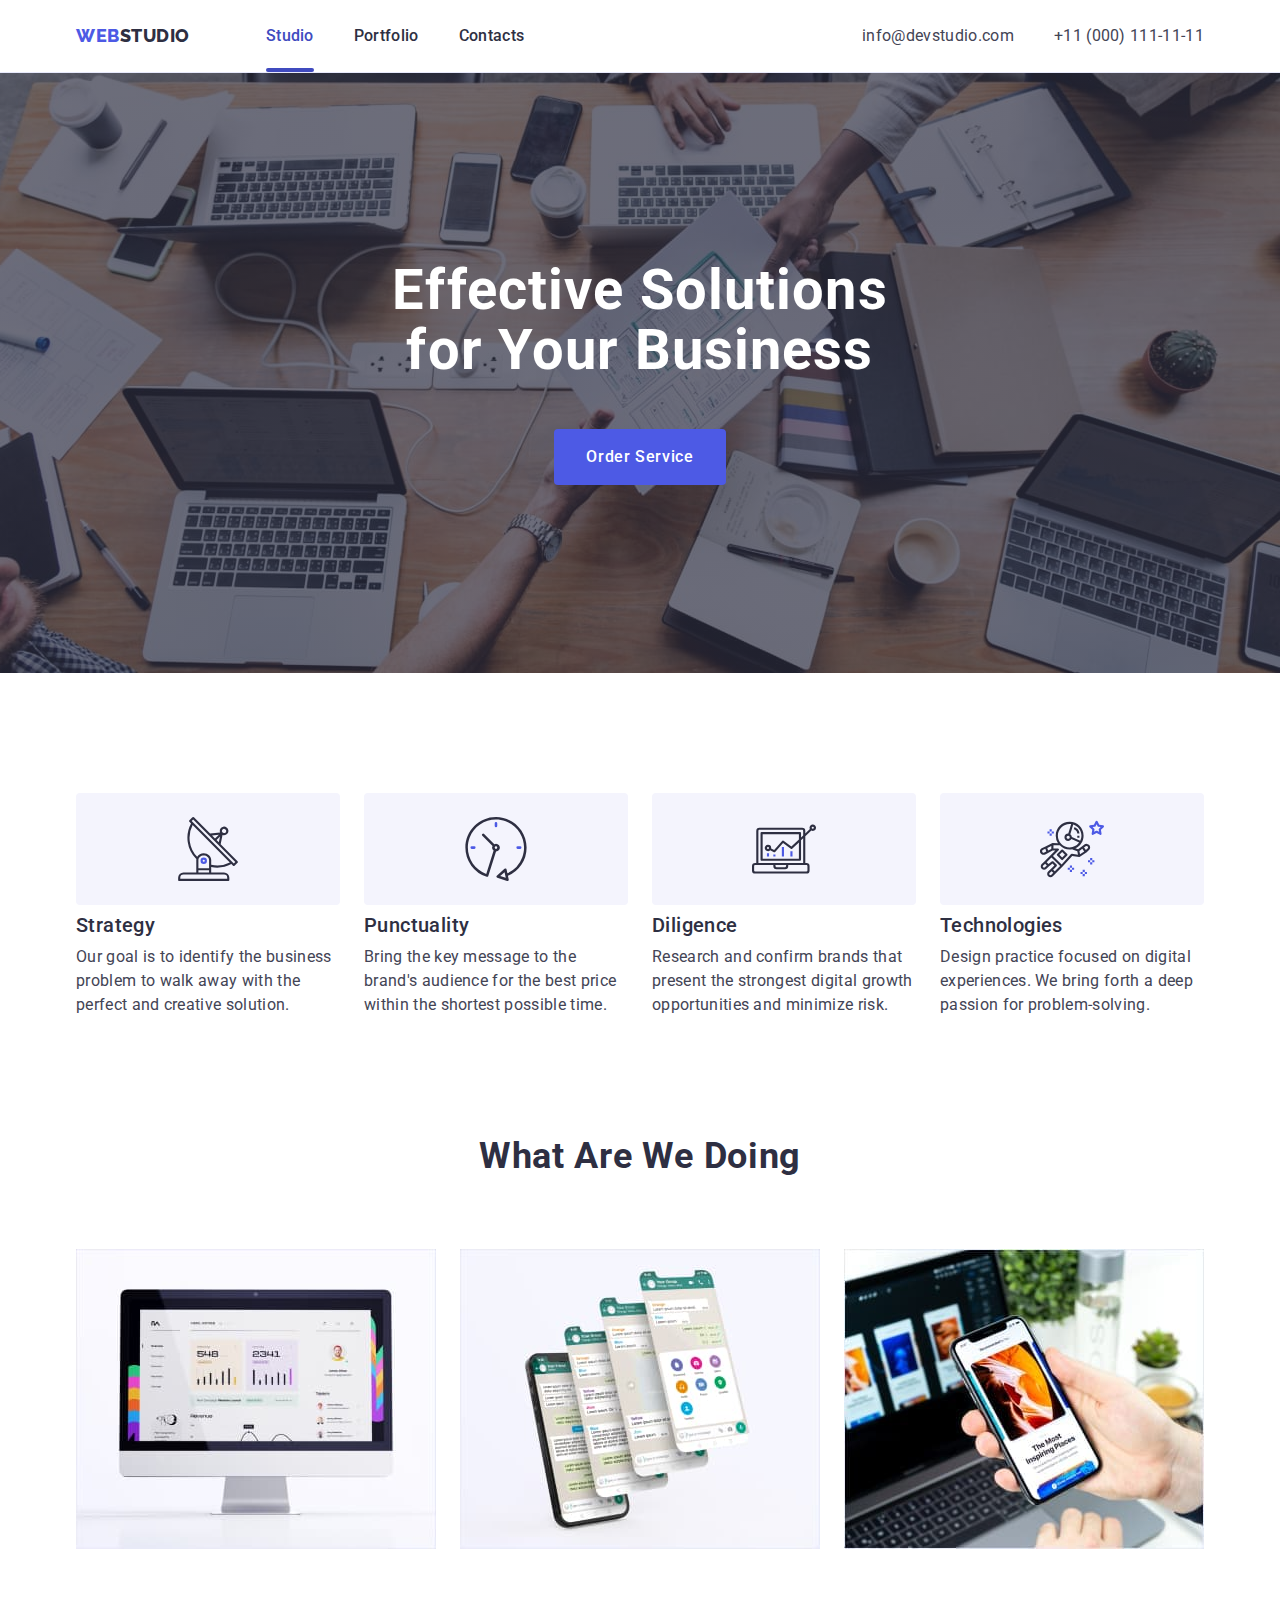
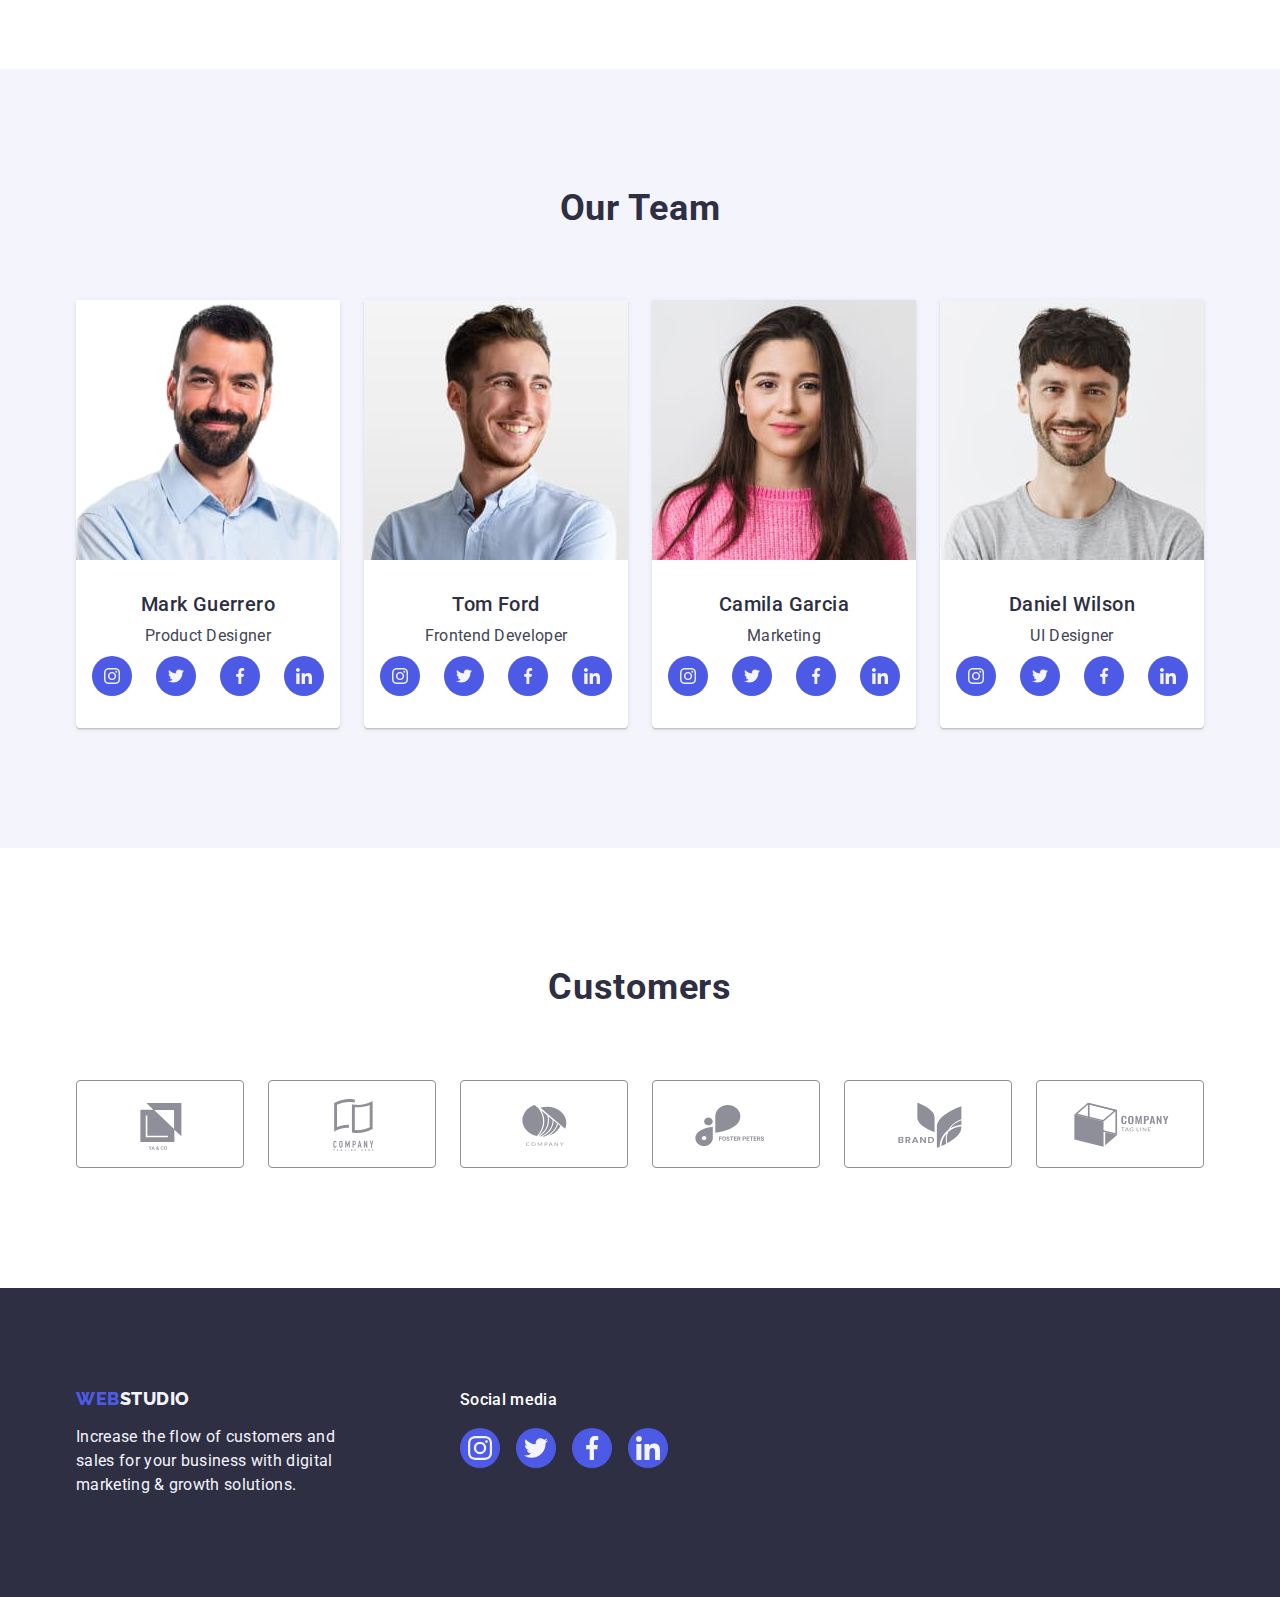
<file: index.html>
<!DOCTYPE html>
<html lang="en">

<head>
  <meta charset="UTF-8" />
  <meta http-equiv="X-UA-Compatible" content="IE=edge" />
  <meta name="viewport" content="width=device-width, initial-scale=1.0" />
  <title>Studio</title>
  <link rel="preconnect" href="https://fonts.googleapis.com">
  <link rel="preconnect" href="https://fonts.gstatic.com" crossorigin>
  <link href="https://fonts.googleapis.com/css2?family=Raleway:wght@800&family=Roboto:wght@400;500;700;900&display=swap" 
        rel="stylesheet">
  <link rel="stylesheet" href="https://cdn.jsdelivr.net/npm/modern-normalize@1.1.0/modern-normalize.min.css">
  <link rel="stylesheet" href="./css/styles.css">
</head>
<body>
  <!-- Header -->
  <header class="header">
    <div class="container page-header-container">
      <nav class="navigation">
        <a class="logo link" href="./index.html">Web<span class="studio-logo-theme-light">Studio</span></a>
        <ul class="menu list">
          <li class="menu-item ">
            <a class="menu-item-link current link" href="./index.html">Studio</a>
          </li>
          <li class="menu-item">
            <a class="menu-item-link link" href="./portfolio.html">Portfolio</a>
          </li>
          <li class="menu-item">
            <a class="menu-item-link link" href="">Contacts</a>
          </li>
        </ul>
      </nav>
      <address class="contact">
        <ul class="contact list">
          <li class="contact-item">
            <a class="contact-item-link link" href="mailto:info@devstudio.com">info@devstudio.com</a>
          </li>
          <li class="contact-item">
            <a class="contact-item-link link" href="tel:+110001111111">+11 (000) 111-11-11</a>
          </li>
        </ul>
      </address>
    </div>
  </header>
  
  <main>
    <!-- HERO -->
    <section class="hero bg-theme-dark overlay">
      <div class="container">
        <h1 class="main-title">Effective Solutions<br>for Your Business</h1>
        <button class="modal-service-btn" type="button" data-modal-open>Order Service</button>
      </div>
  </section>

    <!-- FEATURES -->
    <section class="features section">
      <div class="container">
        <h2 class="features-title title visually-hidden" hidden>Features</h2>
          <ul class="features-list list">
            <li class="features-list-item">
              <div class="icon-container">
                <svg aria-label="antenna" class="features-icon" width="64" height="64">
                  <use href="./images/icons.svg#icon-antenna" ></use>
                </svg>
              </div>
              <h3 class="subtitle">Strategy</h3>
              <p class="description features-description">
                Our goal is to identify the business problem to walk away with
                the perfect and creative solution.
              </p>
            </li>
            <li class="features-list-item">
              <div class="icon-container">
                <svg aria-label="clock" class="features-icon" width="64" height="64">
                  <use href="./images/icons.svg#icon-clock" ></use>
                </svg>
              </div>
              <h3 class="subtitle">Punctuality</h3>
              <p class="description features-description">
                Bring the key message to the brand's audience for the best price
                within the shortest possible time.
              </p>
            </li>
            <li class="features-list-item">
              <div class="icon-container">
                <svg aria-label="diagram" class="features-icon" width="64" height="64">
                  <use href="./images/icons.svg#icon-diagram" ></use>
                </svg>
              </div>
              <h3 class="subtitle">Diligence</h3>
              <p class="description features-description">
                Research and confirm brands that present the strongest digital
                growth opportunities and minimize risk.
              </p>
            </li>
            <li class="features-list-item">
              <div class="icon-container">
                <svg aria-label="astronaut" class="features-icon" width="64" height="64">
                  <use href="./images/icons.svg#icon-astronaut" ></use>
                </svg>
              </div>
              <h3 class="subtitle">Technologies</h3>
              <p class="description features-description">
                Design practice focused on digital experiences. We bring forth a
                deep passion for problem-solving.
              </p>
            </li>
          </ul>
        </div>
    </section>

    <!-- WORK EXAMPLES -->
    <section class="work-examples">
      <div class="container">
        <h2 class="work-examples-title title">What are we doing</h2>
          <ul class="work-examples-list list">
            <li class="work-examples-list-item">
              <img src="./images/img1.jpg" alt="statistics on the monitor" width="360" height="300" />
            </li>
            <li class="work-examples-list-item">
              <img src="./images/img2.jpg" alt="screenshots of the smartphone" width="360" height="300" />
            </li>
            <li class="work-examples-list-item">
              <img src="./images/img3.jpg" alt="smartphone" width="360" height="300" />
            </li>
          </ul>
      </div>
      
    </section>

    <!--TEAM -->
    <section class="team section">
      <div class="container">
          <h2 class="team-title title">Our Team</h2>
        <ul class="team-list list">
          <li class="team-list-item">
            <img src="./images/mark-guerrero.jpg" alt="Mark Guerrero" width="264" height="260" />
            <div class="team-card-content-wrapper">
              <h3 class="subtitle">Mark Guerrero</h3>
              <p class="description team-desc">Product Designer</p>
              <ul class="social-list list">
                <li class="social-list-item">
                  <a href="" class="social-list-link">
                    <svg aria-label="instagram" class="social-icon" width="16" height="16" >
                      <use href="./images/icons.svg#icon-instagram"></use>
                    </svg>
                  </a>
                </li>
                <li class="social-list-item">
                  <a href="" class="social-list-link">
                    <svg aria-label="twitter" class="social-icon" width="16" height="16" >
                      <use href="./images/icons.svg#icon-twitter"></use>
                    </svg>
                  </a>
                </li>
                <li class="social-list-item">
                  <a href="" class="social-list-link">
                    <svg aria-label="facebook" class="social-icon" width="16" height="16" >
                      <use href="./images/icons.svg#icon-facebook"></use>
                    </svg>
                  </a>
                </li>
                <li class="social-list-item">
                  <a href="" class="social-list-link">
                    <svg aria-label="linkedin" class="social-icon" width="16" height="16" >
                      <use href="./images/icons.svg#icon-linkedin"></use>
                    </svg>
                  </a>
                </li>
              </ul>
            </div>
          </li>
          <li class="team-list-item">
            <img src="./images/tom-ford.jpg" alt="Tom Ford" width="264" height="260" />
            <div class="team-card-content-wrapper">
              <h3 class="subtitle">Tom Ford</h3>
              <p class="description team-desc">Frontend Developer</p>
              <ul class="social-list list">
                <li class="social-list-item">
                  <a href="" class="social-list-link">
                    <svg aria-label="instagram" class="social-icon" width="16" height="16" >
                      <use href="./images/icons.svg#icon-instagram"></use>
                    </svg>
                  </a>
                </li>
                <li class="social-list-item">
                  <a href="" class="social-list-link">
                    <svg aria-label="twitter" class="social-icon" width="16" height="16" >
                      <use href="./images/icons.svg#icon-twitter"></use>
                    </svg>
                  </a>
                </li>
                <li class="social-list-item">
                  <a href="" class="social-list-link">
                    <svg aria-label="facebook" class="social-icon" width="16" height="16" >
                      <use href="./images/icons.svg#icon-facebook"></use>
                    </svg>
                  </a>
                </li>
                <li class="social-list-item">
                  <a href="" class="social-list-link">
                    <svg aria-label="linkedin" class="social-icon" width="16" height="16" >
                      <use href="./images/icons.svg#icon-linkedin"></use>
                    </svg>
                  </a>
                </li>
              </ul>
            </div>
          </li>
          <li class="team-list-item">
            <img src="./images/camila-garcia.jpg" alt="Camila Garcia" width="264" height="260" />
            <div class="team-card-content-wrapper">
              <h3 class="subtitle">Camila Garcia</h3>
              <p class="description team-desc">Marketing</p>
              <ul class="social-list list">
                <li class="social-list-item">
                  <a href="" class="social-list-link">
                    <svg aria-label="instagram" class="social-icon" width="16" height="16" >
                      <use href="./images/icons.svg#icon-instagram"></use>
                    </svg>
                  </a>
                </li>
                <li class="social-list-item">
                  <a href="" class="social-list-link">
                    <svg aria-label="twitter" class="social-icon" width="16" height="16" >
                      <use href="./images/icons.svg#icon-twitter"></use>
                    </svg>
                  </a>
                </li>
                <li class="social-list-item">
                  <a href="" class="social-list-link">
                    <svg aria-label="facebook" class="social-icon" width="16" height="16" >
                      <use href="./images/icons.svg#icon-facebook"></use>
                    </svg>
                  </a>
                </li>
                <li class="social-list-item">
                  <a href="" class="social-list-link">
                    <svg aria-label="linkedin" class="social-icon" width="16" height="16" >
                      <use href="./images/icons.svg#icon-linkedin"></use>
                    </svg>
                  </a>
                </li>
              </ul>
            </div>
          </li>
          <li class="team-list-item">
            <img src="./images/daniel-wilson.jpg" alt="Daniel Wilson" width="264" height="260" />
            <div class="team-card-content-wrapper">
              <h3 class="subtitle">Daniel Wilson</h3>
              <p class="description team-desc">UI Designer</p>
              <ul class="social-list list">
                <li class="social-list-item">
                  <a href="" class="social-list-link">
                    <svg aria-label="instagram" class="social-icon" width="16" height="16" >
                      <use href="./images/icons.svg#icon-instagram"></use>
                    </svg>
                  </a>
                </li>
                <li class="social-list-item">
                  <a href="" class="social-list-link">
                    <svg aria-label="twitter" class="social-icon" width="16" height="16" >
                      <use href="./images/icons.svg#icon-twitter"></use>
                    </svg>
                  </a>
                </li>
                <li class="social-list-item">
                  <a href="" class="social-list-link">
                    <svg aria-label="facebook" class="social-icon" width="16" height="16" >
                      <use href="./images/icons.svg#icon-facebook"></use>
                    </svg>
                  </a>
                </li>
                <li class="social-list-item">
                  <a href="" class="social-list-link">
                    <svg aria-label="linkedin" class="social-icon" width="16" height="16" >
                      <use href="./images/icons.svg#icon-linkedin"></use>
                    </svg>
                  </a>
                </li>
              </ul>
            </div>
          </li>
        </ul>
      </div>
    </section>

    <!-- CUSTOMERS -->
    <section class="castomers section">
      <div class="container">
        <h2 class="title">Customers</h2>
        <ul class="customers-list list">
          <li class="customers-list-item">
            <a href="" class="customers-list-link">
              <svg aria-label="logo-customers" class="logo-customers" width="104" height="56">
                <use href="./images/icons.svg#icon-logo"></use>
              </svg>
            </a>
          </li>
          <li class="customers-list-item">
            <a href="" class="customers-list-link">
              <svg aria-label="logo-customers" class="logo-customers" width="104" height="56">
                <use href="./images/icons.svg#icon-logo-1"></use>
              </svg>
            </a>
          </li>
          <li class="customers-list-item">
            <a href="" class="customers-list-link">
              <svg aria-label="logo-customers" class="logo-customers" width="104" height="56">
                <use href="./images/icons.svg#icon-logo-2"></use>
              </svg>
            </a>
          </li>
          <li class="customers-list-item">
            <a href="" class="customers-list-link">
              <svg aria-label="logo-customers" class="logo-customers" width="104" height="56">
                <use href="./images/icons.svg#icon-logo-3"></use>
              </svg>
            </a>
          </li>
          <li class="customers-list-item">
            <a href="" class="customers-list-link">
              <svg aria-label="logo-customers" class="logo-customers" width="104" height="56">
                <use href="./images/icons.svg#icon-logo-4"></use>
              </svg>
            </a>
          </li>
          <li class="customers-list-item">
            <a href="" class="customers-list-link">
              <svg aria-label="logo-customers" class="logo-customers" width="104" height="56">
                <use href="./images/icons.svg#icon-logo-5"></use>
              </svg>
            </a>
          </li>
        </ul>
      </div>
    </section>
  </main>
<!-- FOOTER -->
  <footer class="footer bg-theme-dark">
    <div class="footer-container container ">
      <div class="footer-media-container">
        <a class="logo-theme-dark link" href="./index.html">Web<span class="studio-logo-theme-dark">Studio</span></a>
        <p class="desc-theme-dark description">
          Increase the flow of customers and sales for your business with digital marketing & growth solutions.
        </p>
      </div>
      <div class="social-media-container">
        <p class="footer-media-desc description">Social media</p>
        <ul class="social-list-footer list">
          <li class="social-list-item">
            <a href="" class="social-list-link footer-social-link">
              <svg aria-label="instagram" class="social-icon" width="24" height="24" >
                <use href="./images/icons.svg#icon-instagram"></use>
              </svg>
            </a>
          </li>
          <li class="social-list-item">
            <a href="" class="social-list-link footer-social-link">
              <svg aria-label="twitter" class="social-icon" width="24" height="24" >
                <use href="./images/icons.svg#icon-twitter"></use>
              </svg>
            </a>
          </li>
          <li class="social-list-item">
            <a href="" class="social-list-link footer-social-link">
              <svg aria-label="facebook" class="social-icon" width="24" height="24" >
                <use href="./images/icons.svg#icon-facebook"></use>
              </svg>
            </a>
          </li>
          <li class="social-list-item">
            <a href="" class="social-list-link footer-social-link">
              <svg aria-label="linkedin" class="social-icon" width="24" height="24" >
                <use href="./images/icons.svg#icon-linkedin"></use>
              </svg>
            </a>
          </li>
        </ul>
      </div>
    </div>
  </footer>

  <!-- MODAL WINDOW -->
<div class="backdrop is-hidden" data-modal>
  <div class="modal-window">
    <button type="button" class="modal-close-btn" data-modal-close>
      <svg aria-label="close" class="modal-close-btn-icon" width="8" height="8">
        <use href="./images/icons.svg#icon-close"></use>
      </svg>
    </button>
  </div>
</div>

  <script src="./js/modal.js"></script>
</body>
</html>
</file>
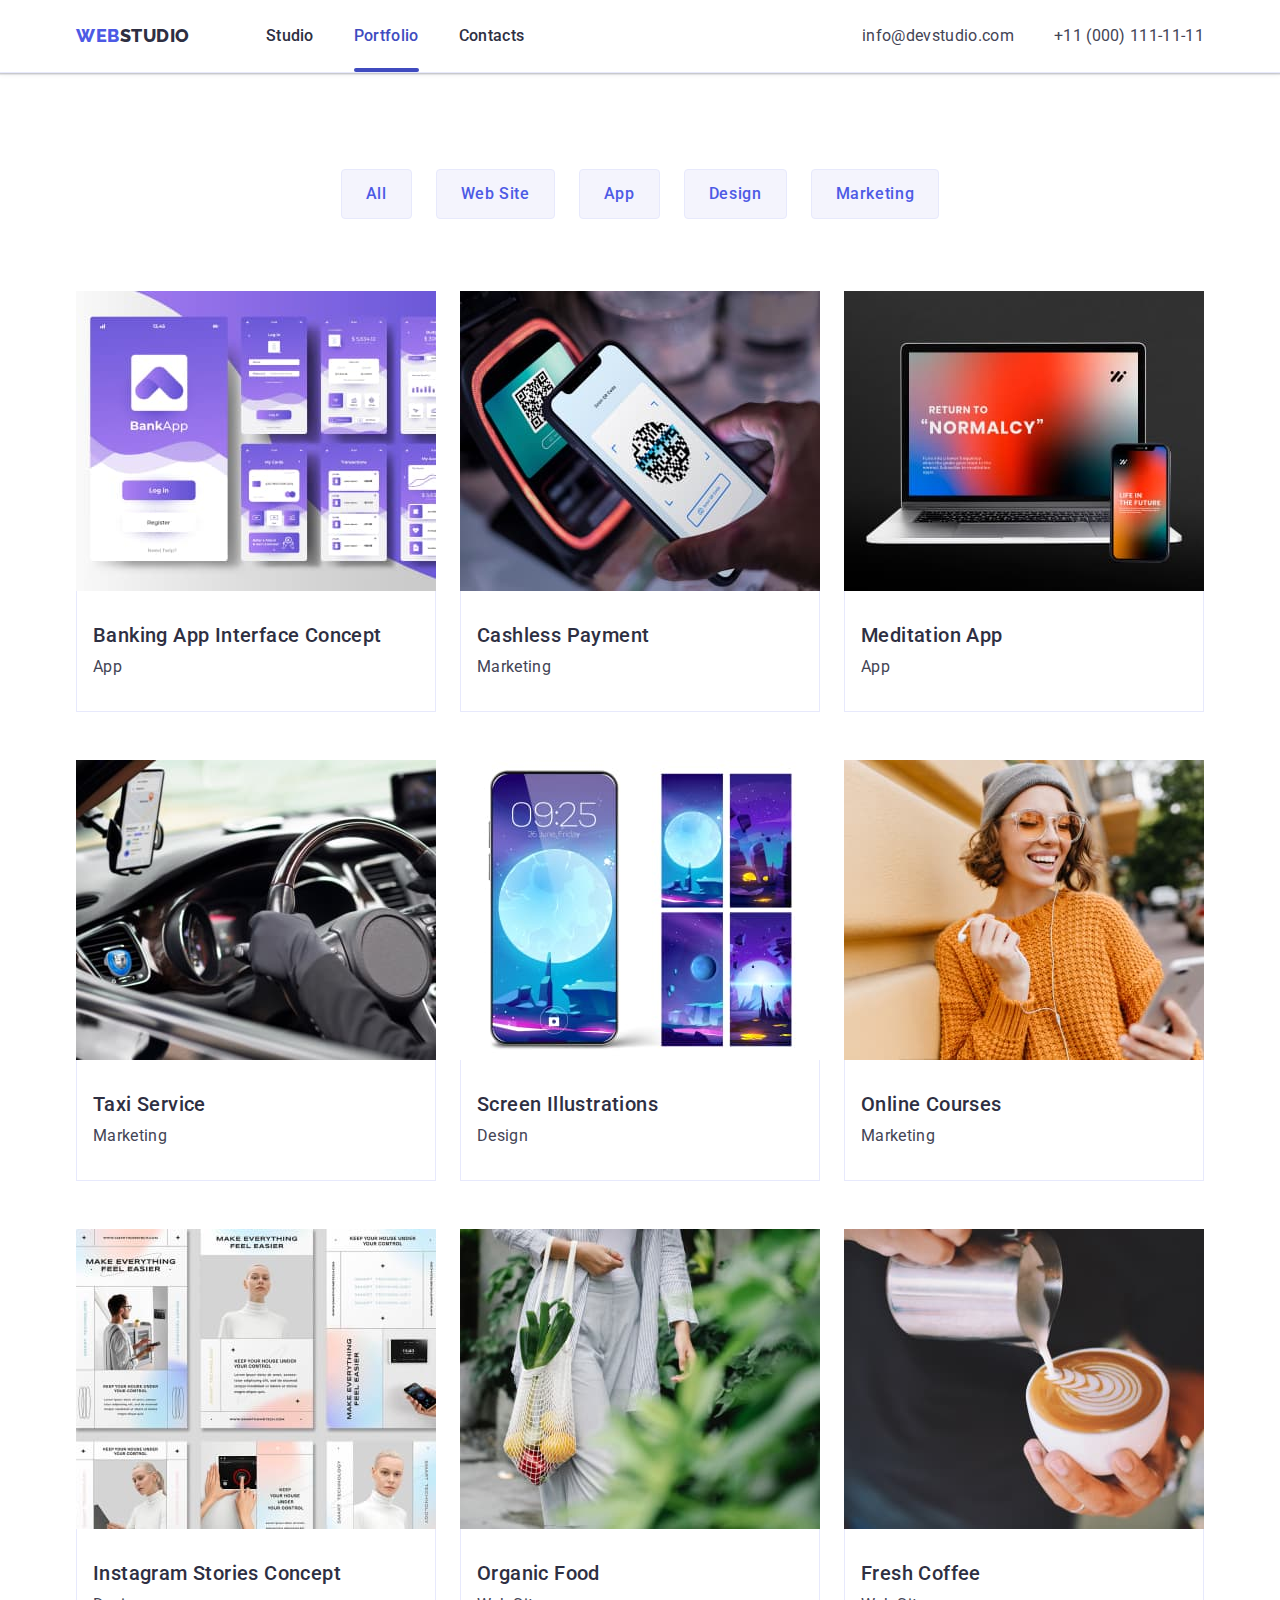
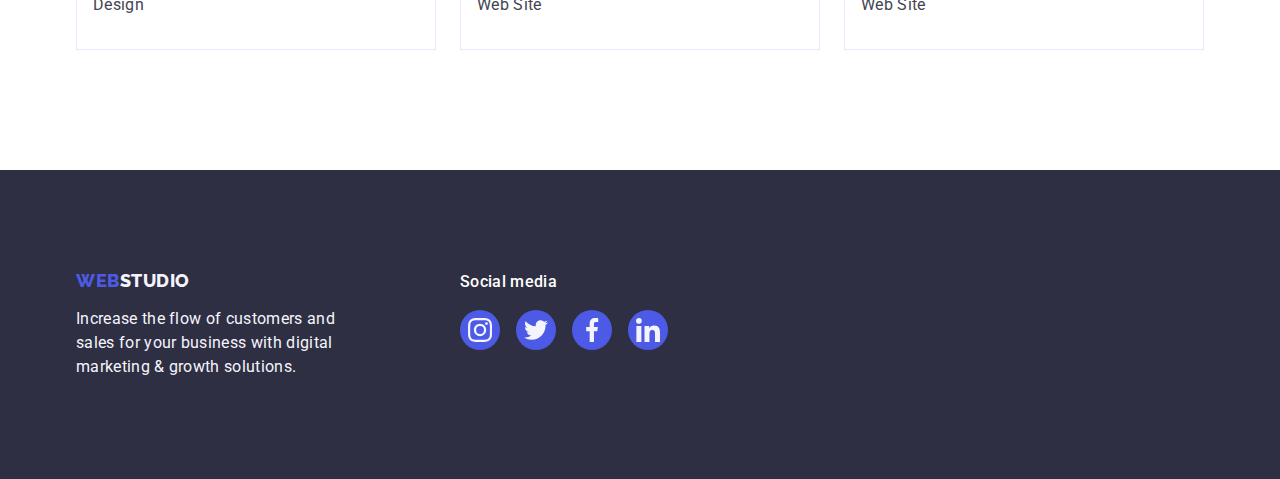
<file: portfolio.html>
<!DOCTYPE html>
<html lang="en">

<head>
  <meta charset="UTF-8">
  <meta http-equiv="X-UA-Compatible" content="IE=edge">
  <meta name="viewport" content="width=device-width, initial-scale=1.0">
  <title>Portfolio</title>
  <link rel="preconnect" href="https://fonts.googleapis.com">
  <link rel="preconnect" href="https://fonts.gstatic.com" crossorigin>
  <link href="https://fonts.googleapis.com/css2?family=Raleway:wght@800&family=Roboto:wght@400;500;700;900&display=swap"
    rel="stylesheet">
  <link rel="stylesheet" href="https://cdn.jsdelivr.net/npm/modern-normalize@1.1.0/modern-normalize.min.css">
  <link rel="stylesheet" href="./css/styles.css">
</head>

<body>
  <!-- HEADER -->
  <header class="header">
    <div class="container page-header-container">
      <nav class="navigation">
        <a class="logo link" href="./index.html">Web<span class="studio-logo-theme-light">Studio</span></a>
        <ul class="menu list">
          <li class="menu-item">
            <a class="menu-item-link link" href="./index.html">Studio</a>
          </li>
          <li class="menu-item">
            <a class="menu-item-link current link" href="./portfolio.html">Portfolio</a>
          </li>
          <li class="menu-item">
            <a class="menu-item-link link" href="">Contacts</a>
          </li>
        </ul>
      </nav>
      <address class="contact">
        <ul class="contact list">
          <li class="contact-item">
            <a class="contact-item-link link" href="mailto:info@devstudio.com">info@devstudio.com</a>
          </li>
          <li class="contact-item">
            <a class="contact-item-link link" href="tel:+110001111111">+11 (000) 111-11-11</a>
          </li>
        </ul>
      </address>
    </div>
  </header>

  <main>
    <!-- FILTER BUTTONS -->
    <section class="gallery">
      <div class="container">
        <h1 class="gallery-title visually-hidden" hidden>Gallery</h1>
        <ul class="filters-list list">
          <li class="filters-list-item">
            <button class="filter-btn" type="button">All</button>
          </li>
          <li class="filters-list-item">
            <button class="filter-btn" type="button">Web Site</button>
          </li>
          <li class="filters-list-item">
            <button class="filter-btn" type="button">App</button>
          </li>
          <li class="filters-list-item">
            <button class="filter-btn" type="button">Design</button>
          </li>
          <li class="filters-list-item">
            <button class="filter-btn" type="button">Marketing</button>
          </li>
        </ul>
        <!-- GALLERY -->
        <ul class="gallery-list list">
          <li class="gallery-list-item">
            <a class="gallery-list-link link" href="./portfolio.html">
              <div class="gallery-list-img-wrapper">
                <img src="./images/portfolio-page/banking-app.jpg" width="360" height="300"
                alt="Banking App Interface Concept">
                <p class="overlay-gallery-portfolio description">14 Stylish and User-Friendly App Design Concepts · Task Manager App · Calorie Tracker App · Exotic Fruit Ecommerce App · Cloud Storage App</p>
              </div>
              <div class="gallery-list-content-wrapper">
                <h2 class="subtitle">Banking App Interface Concept</h2>
                <p class="description">App</p>
              </div>
            </a>
          </li>
          <li class="gallery-list-item">
            <a class="gallery-list-link link" href="./portfolio.html">
              <div class="gallery-list-img-wrapper">
                <img src="./images/portfolio-page/cashless-payment.jpg" width="360" height="300" alt="Cashless Payment">
                <p class="overlay-gallery-portfolio description">14 Stylish and User-Friendly App Design Concepts · Task Manager App · Calorie Tracker App · Exotic Fruit Ecommerce App · Cloud Storage App</p>
              </div>
              <div class="gallery-list-content-wrapper">
                <h2 class="subtitle">Cashless Payment</h2>
                <p class="description">Marketing</p>
              </div>      
            </a>
          </li>
          <li class="gallery-list-item">
            <a class="gallery-list-link link" href="./portfolio.html">
              <div class="gallery-list-img-wrapper">
                <img src="./images/portfolio-page/meditation-app.jpg" width="360" height="300" alt="Meditation App">
                <p class="overlay-gallery-portfolio description">14 Stylish and User-Friendly App Design Concepts · Task Manager App · Calorie Tracker App · Exotic Fruit Ecommerce App · Cloud Storage App</p>
              </div>
              <div class="gallery-list-content-wrapper">
                <h2 class="subtitle">Meditation App</h2>
                <p class="description">App</p>
              </div>
            </a>
          </li>
          <li class="gallery-list-item">
            <a class="gallery-list-link link" href="./portfolio.html">
              <div class="gallery-list-img-wrapper">
                <img src="./images/portfolio-page/taxi-service.jpg" width="360" height="300" alt="Taxi Service">
                <p class="overlay-gallery-portfolio description">14 Stylish and User-Friendly App Design Concepts · Task Manager App · Calorie Tracker App · Exotic Fruit Ecommerce App · Cloud Storage App</p>
              </div>
              <div class="gallery-list-content-wrapper">
                <h2 class="subtitle">Taxi Service</h2>
                <p class="description">Marketing</p>
              </div>
            </a>
          </li>
          <li class="gallery-list-item">
            <a class="gallery-list-link link" href="./portfolio.html">
              <div class="gallery-list-img-wrapper">
                <img src="./images/portfolio-page/screen.jpg" width="360" height="300" alt="Screen Illustrations">
                <p class="overlay-gallery-portfolio description">14 Stylish and User-Friendly App Design Concepts · Task Manager App · Calorie Tracker App · Exotic Fruit Ecommerce App · Cloud Storage App</p>
              </div>
              <div class="gallery-list-content-wrapper">
                <h2 class="subtitle">Screen Illustrations</h2>
                <p class="description">Design</p>
              </div>
            </a>
          </li>
          <li class="gallery-list-item">
            <a class="gallery-list-link link" href="./portfolio.html">
              <div class="gallery-list-img-wrapper">
                <img src="./images/portfolio-page/online-course.jpg" width="360" height="300" alt="Online Courses">
                <p class="overlay-gallery-portfolio description">14 Stylish and User-Friendly App Design Concepts · Task Manager App · Calorie Tracker App · Exotic Fruit Ecommerce App · Cloud Storage App</p>
              </div>
              <div class="gallery-list-content-wrapper">
                <h2 class="subtitle">Online Courses</h2>
                <p class="description">Marketing</p>
              </div>
            </a>
          </li>
          <li class="gallery-list-item">
            <a class="gallery-list-link link" href="./portfolio.html">
              <div class="gallery-list-img-wrapper">
                <img src="./images/portfolio-page/instagram-stories.jpg" width="360" height="300"
                alt="Instagram Stories Concept">
                <p class="overlay-gallery-portfolio description">14 Stylish and User-Friendly App Design Concepts · Task Manager App · Calorie Tracker App · Exotic Fruit Ecommerce App · Cloud Storage App</p>
              </div>
              <div class="gallery-list-content-wrapper">
                <h2 class="subtitle">Instagram Stories Concept</h2>
                <p class="description">Design</p>
              </div>
            </a>
          </li>
          <li class="gallery-list-item">
            <a class="gallery-list-link link" href="./portfolio.html">
              <div class="gallery-list-img-wrapper">
                <img src="./images/portfolio-page/organic-food.jpg" width="360" height="300" alt="Organic Food">
                <p class="overlay-gallery-portfolio description">14 Stylish and User-Friendly App Design Concepts · Task Manager App · Calorie Tracker App · Exotic Fruit Ecommerce App · Cloud Storage App</p>
              </div>
              <div class="gallery-list-content-wrapper">
                <h2 class="subtitle">Organic Food</h2>
                <p class="description">Web Site</p>
              </div>
            </a>
          </li>
          <li class="gallery-list-item">
            <a class="gallery-list-link link" href="./portfolio.html">
              <div class="gallery-list-img-wrapper">
                <img src="./images/portfolio-page/coffee.jpg" width="360" height="300" alt="Fresh Coffee">
                <p class="overlay-gallery-portfolio description">14 Stylish and User-Friendly App Design Concepts · Task Manager App · Calorie Tracker App · Exotic Fruit Ecommerce App · Cloud Storage App</p>
              </div>
              <div class="gallery-list-content-wrapper">
                <h2 class="subtitle">Fresh Coffee</h2>
                <p class="description">Web Site</p>
              </div>
            </a>
          </li>
        </ul>
      </div>
    </section>
  </main>

  <!-- FOOTER -->
  <footer class="footer bg-theme-dark">
    <div class="footer-container container ">
      <div class="footer-media-container">
        <a class="logo-theme-dark link" href="./index.html">Web<span class="studio-logo-theme-dark">Studio</span></a>
        <p class="desc-theme-dark description">
          Increase the flow of customers and sales for your business with digital marketing & growth solutions.
        </p>
      </div>
      <div class="social-media-container">
        <p class="footer-media-desc description">Social media</p>
        <ul class="social-list-footer list">
          <li class="social-list-item">
            <a href="" class="social-list-link footer-social-link">
              <svg aria-label="instagram" class="social-icon" width="24" height="24" >
                <use href="./images/icons.svg#icon-instagram"></use>
              </svg>
            </a>
          </li>
          <li class="social-list-item">
            <a href="" class="social-list-link footer-social-link">
              <svg aria-label="twitter" class="social-icon" width="24" height="24" >
                <use href="./images/icons.svg#icon-twitter"></use>
              </svg>
            </a>
          </li>
          <li class="social-list-item">
            <a href="" class="social-list-link footer-social-link">
              <svg aria-label="facebook" class="social-icon" width="24" height="24" >
                <use href="./images/icons.svg#icon-facebook"></use>
              </svg>
            </a>
          </li>
          <li class="social-list-item">
            <a href="" class="social-list-link footer-social-link">
              <svg aria-label="linkedin" class="social-icon" width="24" height="24" >
                <use href="./images/icons.svg#icon-linkedin"></use>
              </svg>
            </a>
          </li>
        </ul>
      </div>
    </div>
  </footer>
  <script src="./js/modal.js"></script>
</body>

</html>
</file>
<file: css/styles.css>
:root {
    --primary-font: 'Roboto', sans-serif;
    --secondary-font: 'Raleway', sans-serif;
    --primary-text-color-theme-light: #2E2F42;
    --secondary-text-color-theme-light: #434455;
    --primary-text-color-theme-dark: #F4F4FD;
    --accent-color: #404BBF;
    --accent-page-color: #4D5AE5;
    --secondary-page-color: #E7E9FC;
    --thirdly-page-color: #8E8F99;
    --background-color-theme-light: #FFFFFF;
    --background-color-theme-dark: #2E2F42;
    --accent-background-color: #31D0AA;
    --modal-color: #FCFCFC;
    --transition-dur-and-func: 250ms cubic-bezier(0.4, 0, 0.2, 1);
}

.list {
    list-style: none;
}

.link {
    text-decoration: none;
}

button {
    cursor: pointer;
}

h1,
h2,
h3,
h4,
p {
    margin-top: 0;
    margin-bottom: 0;
    letter-spacing: 0.02em;
}

ul,
ol {
    margin-top: 0;
    margin-bottom: 0;
    padding-left: 0;
}

img {
    display: block;
}

.container {
    width: 1158px;
    margin-right: auto;
    margin-left: auto;
    padding-left: 15px;
    padding-right: 15px;
}

.section {
    padding-top: 120px;
    padding-bottom: 120px;
}

.visually-hidden {
    position: absolute;
    width: 1px;
    height: 1px;
    margin: -1px;
    border: 0;
    padding: 0;
    white-space: nowrap;
    clip-path: inset(100%);
    clip: rect(0 0 0 0);
    overflow: hidden;
}

body {
    font-family: var(--primary-font);
    color: var(--secondary-text-color-theme-light);
    background-color: var(--background-color-theme-light);
}

/* ================COMPONENTS============ */
.subtitle {
    font-weight: 500;
    font-size: 20px;
    line-height: 1.2;
    color: var(--primary-text-color-theme-light);
    margin-bottom: 8px;
}

.description {
    font-size: 16px;
    line-height: 1.5;
    letter-spacing: 0.02em;
    color: var(--secondary-text-color-theme-light);
}

.desc-theme-dark {
    color: var(--primary-text-color-theme-dark);
    width: 264px;
}

.bg-theme-dark {
    background-color: var(--background-color-theme-dark);
    padding-top: 100px;
    padding-bottom: 100px;
}

.title {
    font-weight: 700;
    font-size: 36px;
    line-height: 1.1;
    text-align: center;
    text-transform: capitalize;
    color: var(--primary-text-color-theme-light);
    margin-bottom: 72px;
}

.logo {
    font-family: var(--secondary-font);
    font-weight: 800;
    font-size: 18px;
    line-height: 1.17;
    letter-spacing: 0.03em;
    text-transform: uppercase;
    color: var(--accent-page-color);
    margin-right: 76px;
}

.logo-theme-dark {
    display: flex;
    font-family: var(--secondary-font);
    font-weight: 800;
    font-size: 18px;
    line-height: 1.17;
    letter-spacing: 0.03em;
    text-transform: uppercase;
    color: var(--accent-page-color);
    margin-bottom: 16px;
}

.studio-logo-theme-dark {
    color: var(--primary-text-color-theme-dark);
}

.studio-logo-theme-light {
    color: var(--primary-text-color-theme-light);
}

/* ================/COMPONENTS============ */

/* ================HEADER================ */
.header {
    box-shadow: 0px 2px 1px rgba(46, 47, 66, 0.08), 0px 1px 1px rgba(46, 47, 66, 0.16), 0px 1px 6px rgba(46, 47, 66, 0.08);
}

.menu-item-link {
    position: relative;
    font-weight: 500;
    font-size: 16px;
    line-height: 1.5;
    letter-spacing: 0.02em;
    color: var(--primary-text-color-theme-light);
    padding: 26px 0 26px;
    transition: color var(--transition-dur-and-func);
}

.menu-item:not(:last-child) {
    margin-right: 40px;
}

.current::after {
    position: absolute;
    left: 0;
    bottom: -1px;
    content: '';
    display: block; 
    width: 100%;
    height: 4px;
    border-radius: 2px;
    background-color: var(--accent-color);
    transition: background-color var(--transition-dur-and-func);
}

.current {
    color: var(--accent-color);
}

.menu-item-link:hover,
.menu-item-link:focus {
    color: var(--accent-color);
}

/* ADDRESS */
.contact-item-link {
    font-style: normal;
    font-size: 16px;
    line-height: 1.5;
    letter-spacing: 0.02em;
    color: var(--secondary-text-color-theme-light);
    transition: color var(--transition-dur-and-func);
}

.contact {
    display: flex;
    margin-left: auto;
}

.contact-item:not(:last-child) {
    margin-right: 40px;
}

.contact-item-link:hover,
.contact-item-link:focus {
    color: var(--accent-color);
}

.header {
    display: flex;
    padding-top: 24px;
    padding-bottom: 24px;
    border-bottom: 1px solid var(--secondary-page-color);
}

.page-header-container {
    display: flex;
    align-items: center;
}

.menu {
    display: flex;
}

.navigation {
    display: flex;
    align-items: center;
}

/* ===============/HEADER================= */

/* ===============HERO================= */
.overlay {
    max-width: 1440px;
    height: 600px;
    margin-left: auto;
    margin-right: auto;
    background-repeat: no-repeat;
    background-position: center;
    background-size: cover;
    background-image:
    linear-gradient(rgba(46, 47, 66, 0.7), rgba(46, 47, 66, 0.7)),
    url(../images/people-office.jpg);
}

.modal-service-btn {
    display: block;
    font-family: var(--primary-font);
    font-weight: 500;
    font-size: 16px;
    line-height: 1.5;
    letter-spacing: 0.04em;
    color: var(--background-color-theme-light);
    text-align: center;
    background-color: var(--accent-page-color);
    border-radius: 4px;
    border: none;
    padding: 16px 32px;
    margin-top: 48px;
    margin-left: auto;
    margin-right: auto;
    min-width: 169px;
    transition: background-color var(--transition-dur-and-func);
}

.modal-service-btn:hover,
.modal-service-btn:focus {
    background-color: var(--accent-color);
}

.main-title {
    font-weight: 700;
    font-size: 56px;
    line-height: 1.07;
    color: var(--background-color-theme-light);
    max-width: 496px;
    text-align: center;
    margin-left: auto;
    margin-right: auto;
}

.hero {
    padding-top: 188px;
    padding-bottom: 188px;
}

/* ===============/HERO================= */

/* ===============FEATURES================= */
.features-list {
    display: flex;
    gap: 24px;
}

.features-description {
    max-width: 264px;
}

.icon-container {
    display: flex;
    justify-content: center;
    align-items: center;
    min-width: 264px;
    height: 112px;
    background-color: var(--primary-text-color-theme-dark);
    border-radius: 4px;
    margin-bottom: 8px;
}

/* ===============/FEATURES================= */

/* ================WORK EXAMPLES============= */
.work-examples {
    padding-bottom: 120px;
}

.work-examples-list {
    display: flex;
    gap: 24px;
    align-items: center;
}

.work-examples-list-item {
    width: calc((100% - 48px) / 3);
}
/* ================/WORK EXAMPLES============= */

/* ==============TEAM================= */
.team {
    background-color: var(--primary-text-color-theme-dark);
}

.team-list {
    display: flex;
    text-align: center;
    flex-wrap: wrap;
    gap: 24px;
}

.team-list-item {
    background-color: var(--background-color-theme-light);
    flex-basis: calc((100% - 72px) / 4);
    border-radius: 0px 0px 4px 4px;
    box-shadow: 0px 1px 6px rgba(46, 47, 66, 0.08), 0px 1px 1px rgba(46, 47, 66, 0.16), 0px 2px 1px rgba(46, 47, 66, 0.08);
}

.team-card-content-wrapper {
    padding: 32px 0px;
    max-width: 264px;
}

.team-desc {
    margin-bottom: 8px;
}

.social-list {
    display: flex;
    justify-content: center;
    gap: 24px;

}

.social-list-item {
    width: 40px;
    height: 40px;
    flex-basis: calc((100% - 72) / 4);
}

.social-list-link {
    display: flex;
    justify-content: center;
    align-items: center;
    width: 100%;
    height: 100%;
    border-radius: 50%;
    background-color: var(--accent-page-color);
    color: var(--primary-text-color-theme-dark);
    transition: background-color var(--transition-dur-and-func);
}

.social-list-link:hover,
.social-list-link:focus {
    background-color: var(--accent-color);
}

.social-icon {
    fill: currentColor;
}

/* ===============/TEAM================= */

/* ================CUSTOMERS================= */
.customers-list {
    display: flex;
    flex-wrap: wrap;
    align-items: center;
    gap: 24px;
}

.customers-list-item {
    flex-basis: calc((100% - 120px) / 6);
    height: 88px;
    background-color: var(--background-color-theme-light);
}

.customers-list-link {
    transition: border-color var(--transition-dur-and-func),
    color var(--transition-dur-and-func);
}

.customers-list-link:hover,
.customers-list-link:focus {
    border-color: var(--accent-color);
    color: var(--accent-color);
}

.logo-customers {
    fill:currentColor;
    transition: fill var(--transition-dur-and-func);
}

.logo-customers:hover,
.logo-customers:focus {
    fill: var(--accent-color);
}

.customers-list-link {
    display: flex;
    justify-content: center;
    align-items: center;
    width: 100%;
    height: 100%;
    border: 1px solid var(--thirdly-page-color);
    border-radius: 4px;
    color: var(--thirdly-page-color);
}

/* ===============/CUSTOMERS================= */

/* ================FOOTER================= */

.footer-container {
    display: flex;
    align-items: baseline;
}

.footer-media-container {
    margin-right: 120px;
}

.footer-media-desc {
    font-weight: 500;
    color: var(--background-color-theme-light);
    margin-bottom: 16px;
}

.social-list-footer {
    display: flex;
    flex-wrap: wrap;
    align-items: center;
    gap: 16px;
}

.footer-social-link:hover,
.footer-social-link:focus {
    background-color: var(--accent-background-color);
}
/* ===============/FOOTER================= */


/* ===============PORTFOLIO-PAGE================= */

/* ===============FILTER BUTTONS================= */
.filter-btn {
    font-family: var(--primary-font);
    font-weight: 500;
    font-size: 16px;
    text-align: center;
    line-height: 1.5;
    letter-spacing: 0.04em;
    color: var(--accent-page-color);
    background-color: var(--primary-text-color-theme-dark);
    border: 1px solid var(--secondary-page-color);
    border-radius: 4px;
    padding: 12px 24px;
    transition: color var(--transition-dur-and-func), 
    background-color var(--transition-dur-and-func),
    border-color var(--transition-dur-and-func),
    box-shadow var(--transition-dur-and-func);
}

.filter-btn:hover,
.filter-btn:focus {
    color: var(--background-color-theme-light);
    background-color: var(--accent-color);
    border: 1px solid transparent;
    box-shadow: 0px 3px 1px rgba(0, 0, 0, 0.1), 0px 2px 1px rgba(0, 0, 0, 0.08), 0px 2px 2px rgba(0, 0, 0, 0.12);
}

.filters-list {
    display: flex;
    gap: 24px;
    align-items: center;
    justify-content: center;
    margin-bottom: 72px;
}

/* ===============/FILTER BUTTONS================= */

/* ===============GALLERY================= */
.gallery {
    padding-top: 96px;
    padding-bottom: 120px;
}

.gallery-list {
    display: flex;
    flex-wrap: wrap;
    column-gap: 24px;
    row-gap: 48px;
    flex-basis: calc((100% - 48px) / 3);
}

.gallery-list-link {
    display: block;
    transition: box-shadow var(--transition-dur-and-func);
}

.gallery-list-content-wrapper {
    padding: 32px 16px;
    border: 1px solid var(--secondary-page-color);
    border-top: none;
}

.gallery-list-link:hover,
.gallery-list-link:focus {
    box-shadow: 0px 1px 6px rgba(46, 47, 66, 0.08), 0px 1px 1px rgba(46, 47, 66, 0.16), 0px 2px 1px rgba(46, 47, 66, 0.08);
}

.gallery-list-img-wrapper {
    position: relative;
    overflow: hidden;
}

.overlay-gallery-portfolio {
    position: absolute;
    top: 0;
    left: 0;
    width: 100%;
    height: 100%;
    background-color:var(--accent-page-color);
    color: var(--primary-text-color-theme-dark);
    padding: 40px 32px;
    overflow: auto;
    transform: translate(0, 100%);
    transition: transform var(--transition-dur-and-func)
}

.gallery-list-link:hover .overlay-gallery-portfolio,
.gallery-list-link:focus .overlay-gallery-portfolio {
    transform: translate(0, 0);
}
/* ===============/GALLERY================= */

/* ===============/PORTFOLIO-PAGE================= */

/* ===============MODAL WINDOW================= */
.backdrop {
    position: fixed;
    top: 0;
    left: 0;
    z-index: 100;
    width: 100%;
    height: 100%;
    background-color: rgba(46, 47, 66, 0.4);
    transition: opacity var(--transition-dur-and-func), 
    visibility var(--transition-dur-and-func);
}

.backdrop.is-hidden {
    opacity: 0;
    visibility: hidden;
    pointer-events: none;
}

.modal-window {
    position: absolute;
    top: 50%;
    left: 50%;
    transform: translate(-50%, -50%);
    width: 408px;
    min-height: 576px;
    border-radius: 4px;
    background-color: var(--modal-color);
    box-shadow: 0px 1px 1px rgba(0, 0, 0, 0.14), 0px 1px 3px rgba(0, 0, 0, 0.12), 0px 2px 1px rgba(0, 0, 0, 0.2);
    transition: transform var(--transition-dur-and-func);
}

.modal-close-btn {
    position: absolute;
    top: 24px;
    right: 24px;
    display: flex;
    justify-content: center;
    align-items: center;
    width: 24px;
    height: 24px;
    border-radius: 50%;
    padding: 0;
    background-color: var(--secondary-page-color);
    border: 1px solid rgba(0, 0, 0, 0.1);
    transition: background-color var(--transition-dur-and-func),
    border var(--transition-dur-and-func);
}

.modal-close-btn-icon {
    fill: var(--background-color-theme-dark);
}

.modal-close-btn:hover,
.modal-close-btn:focus {
    border: none;
    background-color: var(--accent-color);
}

.modal-close-btn:hover .modal-close-btn-icon,
.modal-close-btn:focus .modal-close-btn-icon {
    fill: var(--background-color-theme-light);
}

.modal-close-btn-icon {
    transition: fill var(--transition-dur-and-func);
}
/* ===============/MODAL WINDOW================= */
</file>
